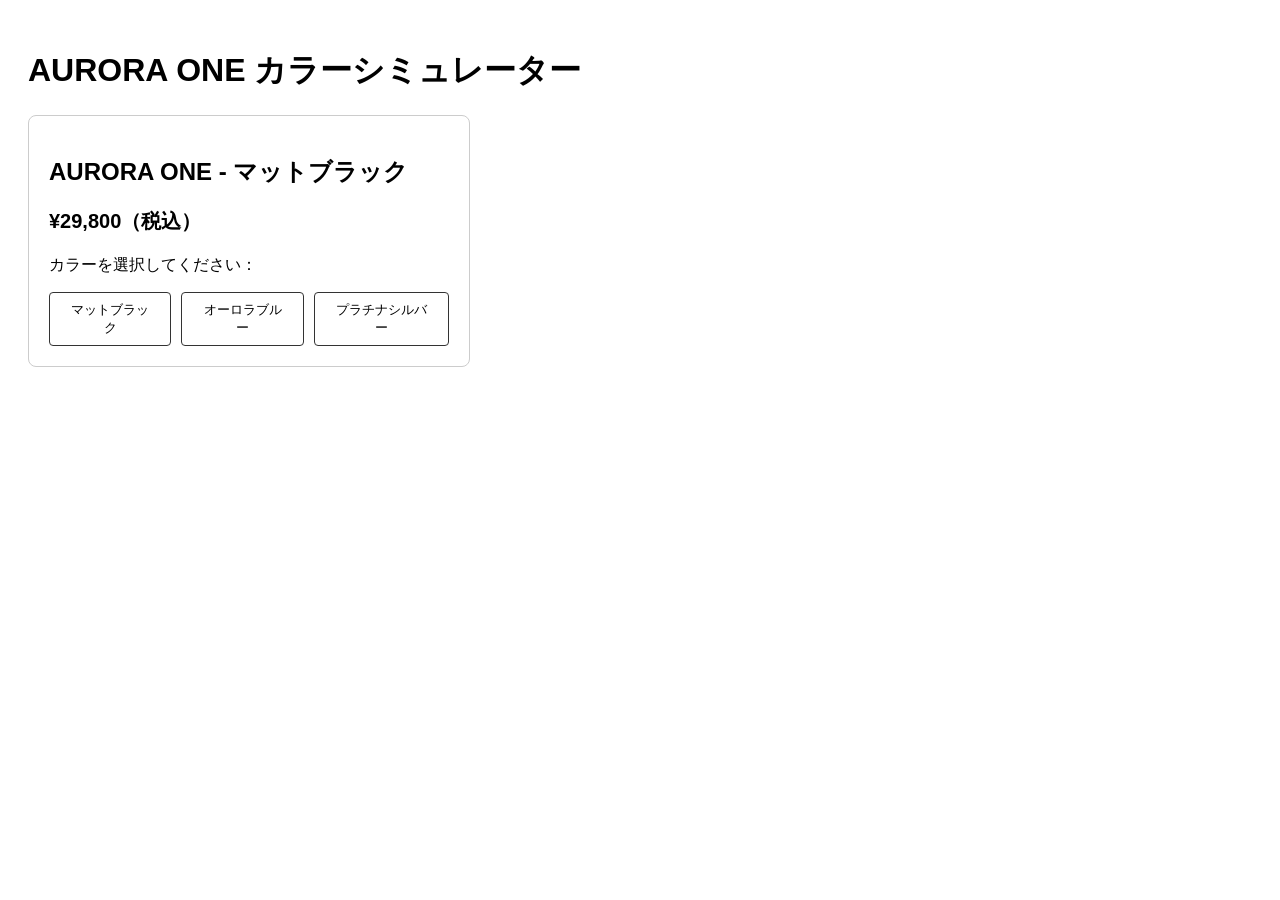
<file: 02/index.html>
<!DOCTYPE html>
<html lang="ja">
<head>
  <meta charset="UTF-8">
  <title>AURORA ONE - カラーシミュレーター</title>
  <script src="main.js" defer></script>
  <style>
    body { font-family: sans-serif; padding: 20px; }
    .simulator-box { border: 1px solid #ccc; padding: 20px; border-radius: 8px; max-width: 400px; }
    .btn-group { margin-top: 15px; display: flex; gap: 10px; }
    button { padding: 8px 16px; cursor: pointer; border: 1px solid #333; border-radius: 4px; background: #fff; }
  </style>
</head>
<body>
  <h1>AURORA ONE カラーシミュレーター</h1>

  <div class="simulator-box">
    <!-- 商品名・価格 -->
    <h2 id="product-name">AURORA ONE - マットブラック</h2>
    <p id="product-price" style="font-size: 20px; font-weight: bold;">¥29,800（税込）</p>

    <!-- カラー選択ボタン群 -->
    <p>カラーを選択してください：</p>
    <div class="btn-group">
      <button
        id="btn-black"
        data-name="マットブラック"
        data-price="￥29,800（税込）"
        data-color="#111"
      >マットブラック</button>
      <button
        id="btn-blue"
        data-name="オーロラブルー"
        data-price="￥32,800（限定価格・税込）"
        data-color="#00d2ff"
      >オーロラブルー</button>
      <button
        id="btn-silver"
        data-name="プラチナシルバー"
        data-price="￥29,800（税込）"
        data-color="#8a9ea7"
      >プラチナシルバー</button>
    </div>
  </div>
</body>
</html>
</file>
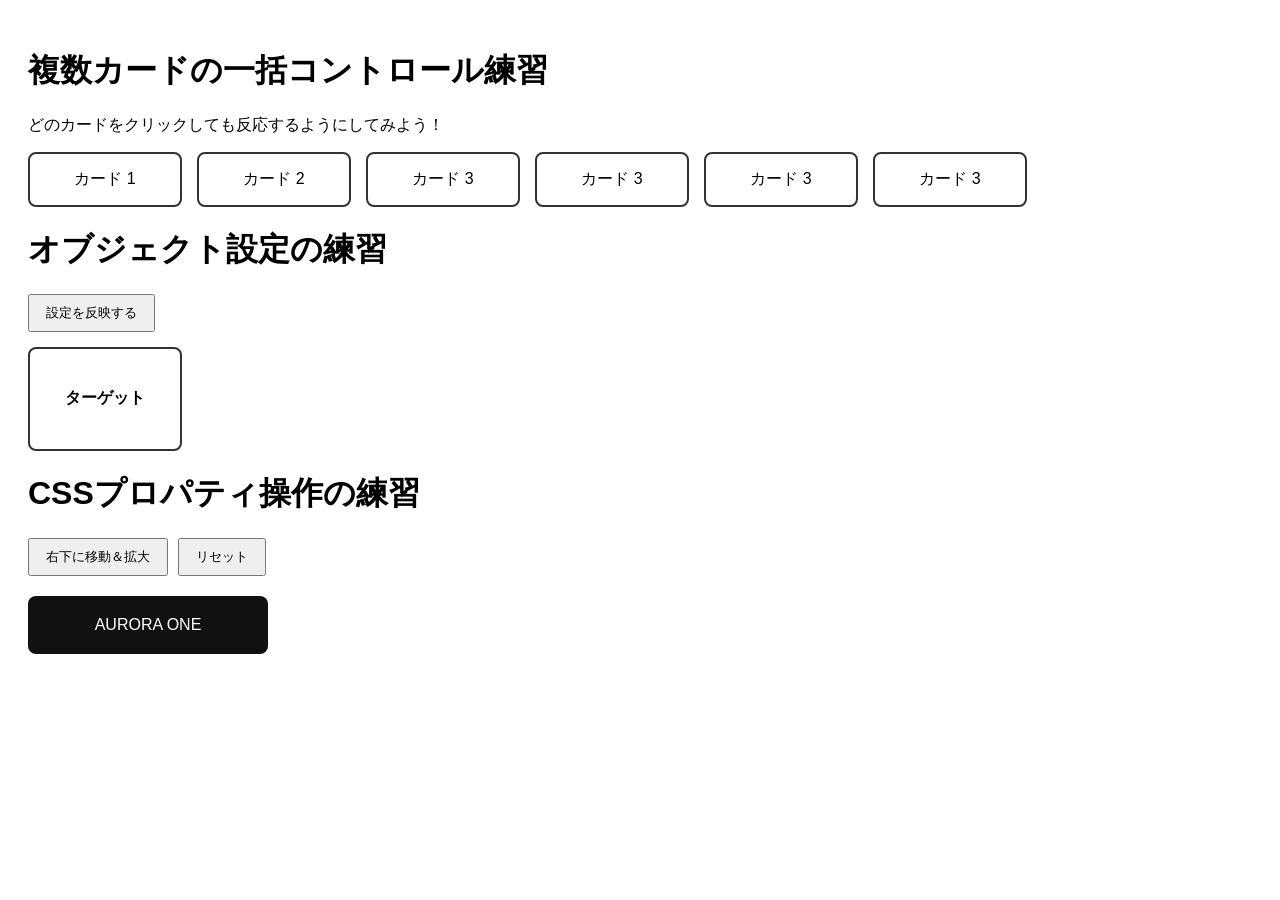
<file: 03/index.html>
<!DOCTYPE html>
<html lang="ja">
<head>
  <meta charset="UTF-8">
  <title>3-01: 複数要素の操作 (querySelectorAll & forEach)</title>
  <script src="main.js" defer></script>
  <style>
    body { font-family: sans-serif; padding: 20px; }
    .card-container { display: flex; gap: 15px; }
    /* 3つのカード共通のスタイル */
    .card {
      border: 2px solid #333;
      padding: 15px;
      border-radius: 8px;
      cursor: pointer;
      width: 120px;
      text-align: center;
      transition: background-color 0.3s;
    }

    .box {
      width: 150px;
      height: 100px;
      border: 2px solid #333;
      display: flex;
      align-items: center;
      justify-content: center;
      font-weight: bold;
      border-radius: 8px;
      margin-top: 15px;
    }

    /* アニメーション対象のカード */
    .animate-card {
      width: 200px;
      padding: 20px;
      background: #111;
      color: #fff;
      border-radius: 8px;
      text-align: center;
      /* 変化を滑らかにするCSSアニメーション設定 */
      /*transition: transform 0.5s ease, opacity 0.5s ease;*/
    }

    .btn-container { margin-bottom: 20px; display: flex; gap: 10px; }
    button { padding: 8px 16px; cursor: pointer; }
  </style>
</head>
<body>
  <h1>複数カードの一括コントロール練習</h1>
  <p>どのカードをクリックしても反応するようにしてみよう！</p>

  <div class="card-container">
    <!-- 同じ「card」クラスを持つ3つの要素 -->
    <div class="card">カード 1</div>
    <div class="card">カード 2</div>
    <div class="card">カード 3</div>
    <div class="card">カード 3</div>
    <div class="card">カード 3</div>
    <div class="card">カード 3</div>
  </div>

  <h1>オブジェクト設定の練習</h1>
  <button id="apply-btn">設定を反映する</button>

  <div id="target-box" class="box">ターゲット</div>

  <h1>CSSプロパティ操作の練習</h1>

  <div class="btn-container">
    <button id="move-btn">右下に移動＆拡大</button>
    <button id="reset-btn">リセット</button>
  </div>

  <div id="card" class="animate-card">
    AURORA ONE
  </div>
</body>
</html>
</file>
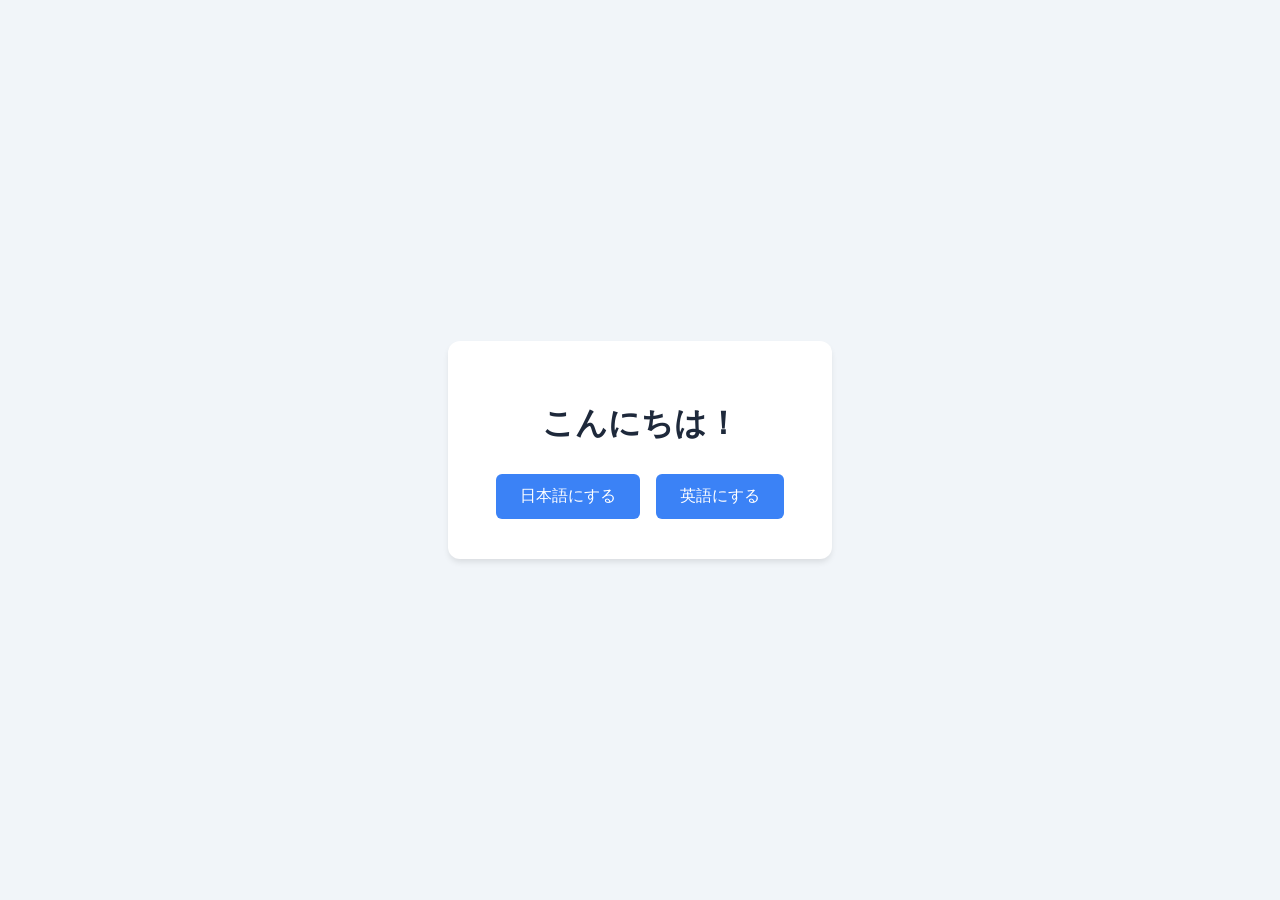
<file: challenge/01/index.html>
<!DOCTYPE html>
<html lang="ja">
<head>
  <meta charset="UTF-8">
  <meta name="viewport" content="width=device-width, initial-scale=1.0">
  <title>Step 1: DOM取得とテキスト書き換え</title>
  <link rel="stylesheet" href="style.css">
  <script src="main.js" defer></script>
</head>
<body>

  <div class="card">
    <!-- 変化させるメッセージ表示エリア -->
    <h1 id="message">こんにちは！</h1>

    <!-- 操作ボタン -->
    <div class="btn-group">
      <button id="btn-jp">日本語にする</button>
      <button id="btn-en">英語にする</button>
    </div>
  </div>

  <!-- <script src="main.js"></script> -->
</body>
</html>
</file>
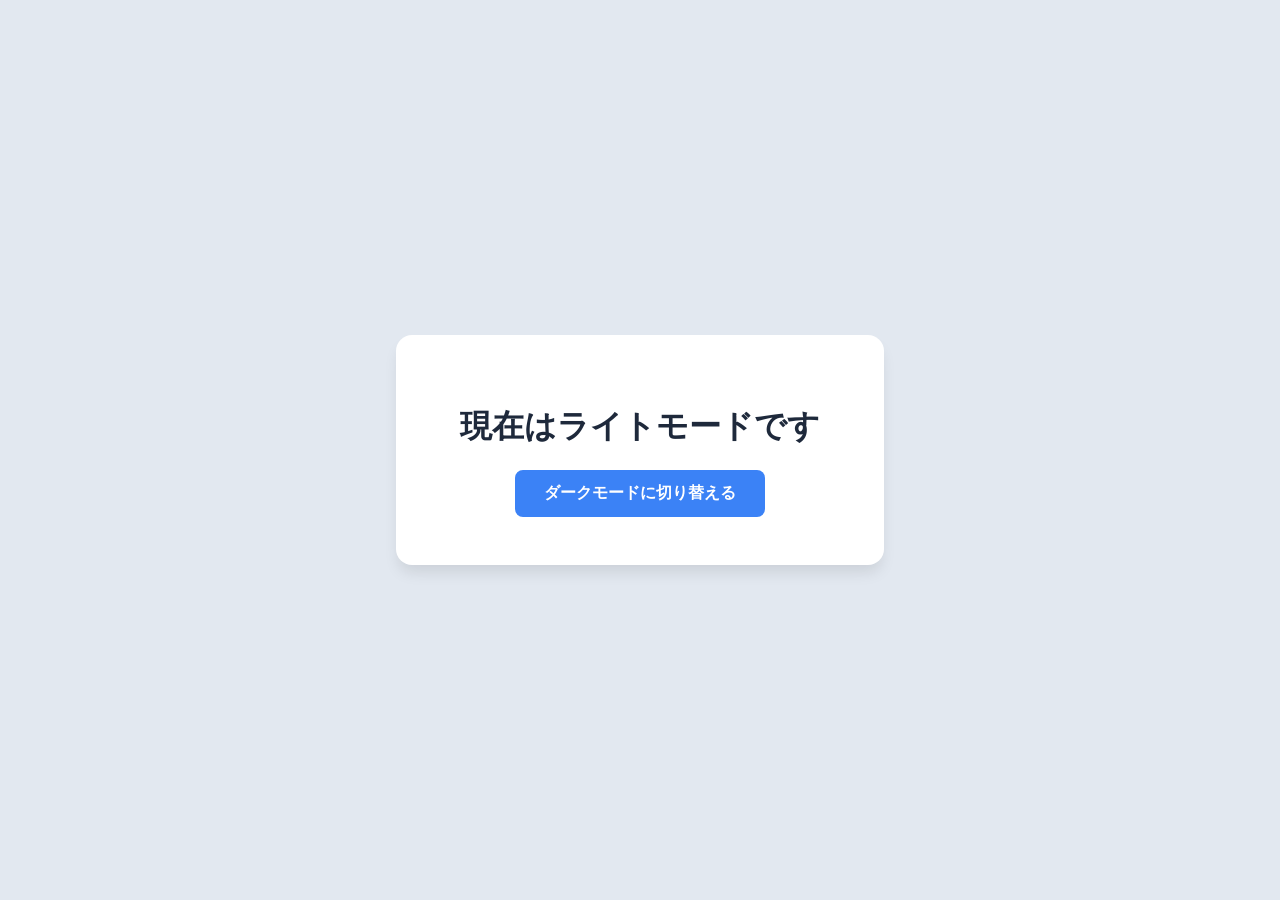
<file: challenge/02/index.html>
<!DOCTYPE html>
<html lang="ja">
<head>
  <meta charset="UTF-8">
  <meta name="viewport" content="width=device-width, initial-scale=1.0">
  <title>Step 2: クラス操作と条件分岐</title>
  <link rel="stylesheet" href="style.css">
  <script src="main.js" defer></script>
</head>
<body>

  <!-- カード要素（.is-dark クラスでダークモードに変化） -->
  <div class="card" id="card">
    <h1 id="status-text">現在はライトモードです</h1>
    <button id="toggle-btn">ダークモードに切り替える</button>
  </div>

</body>
</html>
</file>
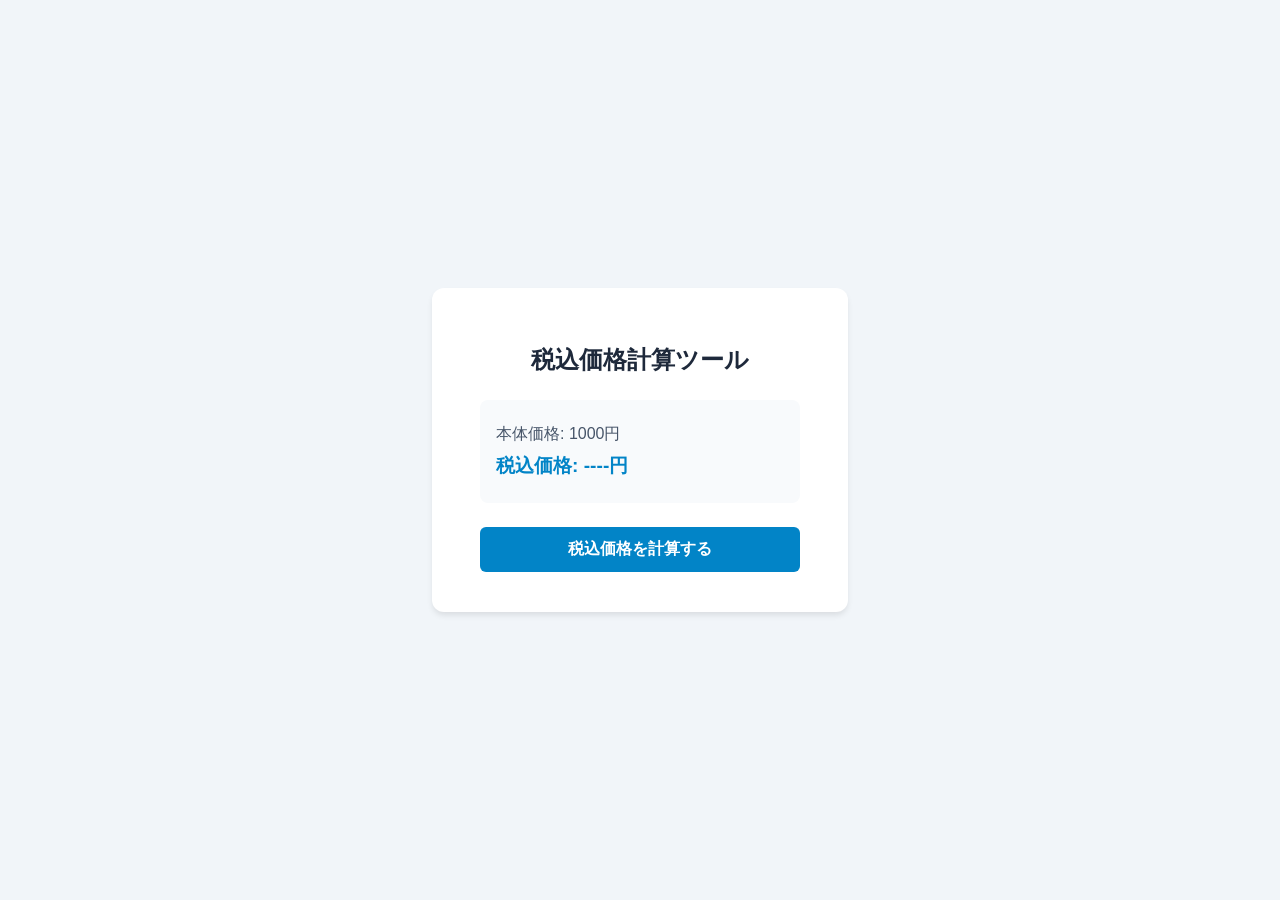
<file: challenge/03/index.html>
<!DOCTYPE html>
<html lang="ja">
<head>
  <meta charset="UTF-8">
  <meta name="viewport" content="width=device-width, initial-scale=1.0">
  <title>Step 3: 関数と引数・戻り値</title>
  <link rel="stylesheet" href="style.css">
  <script src="main.js" defer></script>
</head>
<body>

  <div class="card">
    <h1>税込価格計算ツール</h1>
    <div class="price-box">
      <p>本体価格: <span id="base-price">1000</span>円</p>
      <p class="tax-price">税込価格: <span id="tax-price">----</span>円</p>
    </div>
    <button id="calc-btn">税込価格を計算する</button>
  </div>

</body>
</html>
</file>
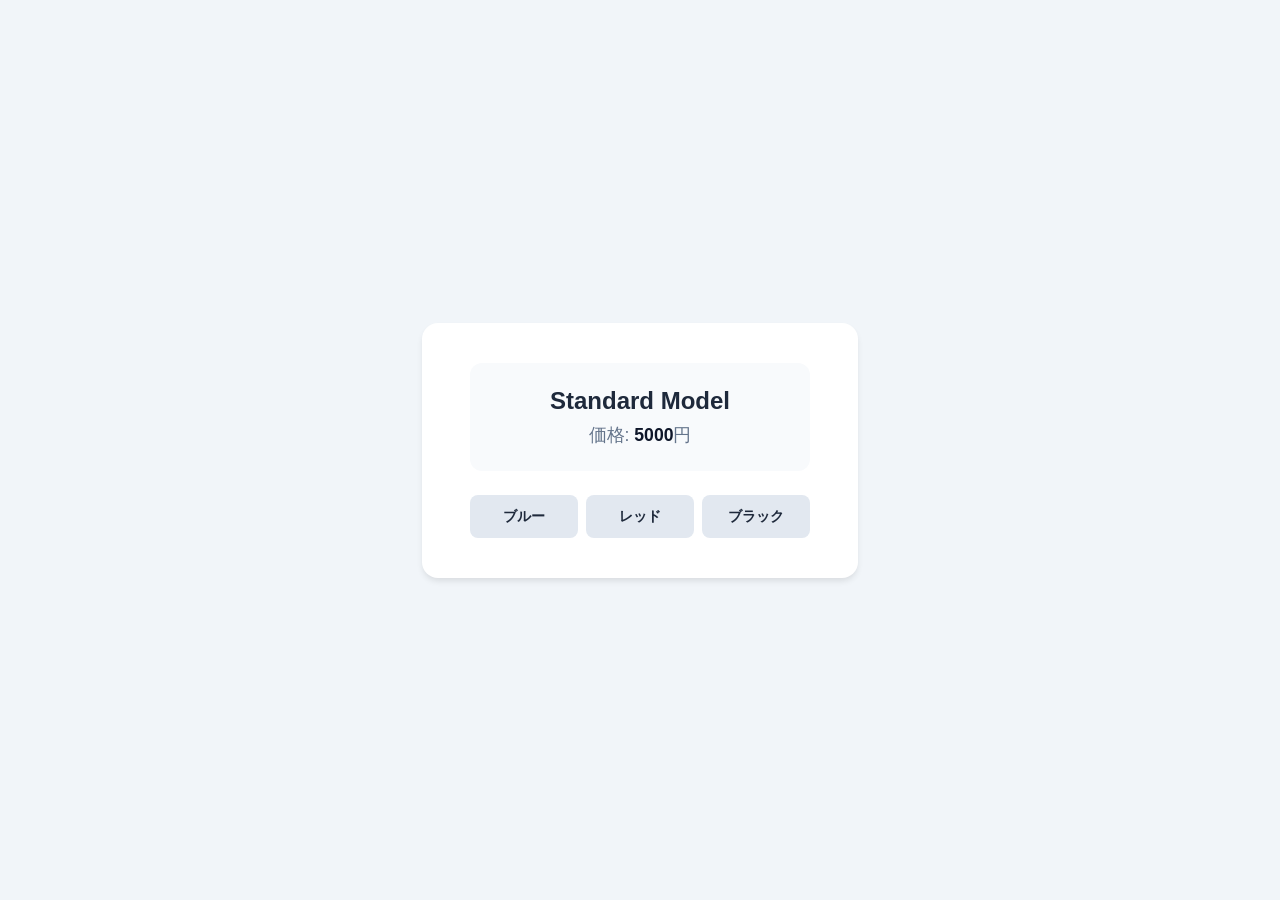
<file: challenge/04/index.html>
<!DOCTYPE html>
<html lang="ja">
<head>
  <meta charset="UTF-8">
  <meta name="viewport" content="width=device-width, initial-scale=1.0">
  <title>Step 4: data-* 属性と forEach 繰り返し処理</title>
  <link rel="stylesheet" href="style.css">
  <script src="main.js" defer></script>
</head>
<body>

  <div class="card">
    <div class="product-preview">
      <h1 id="product-name" style="color: #1e293b;">Standard Model</h1>
      <p class="price-label">価格: <span id="product-price">5000</span>円</p>
    </div>

    <!-- すべてのボタンに共通のクラス .color-btn と data-* 属性を設定 -->
    <div class="btn-group">
      <button class="color-btn" data-name="Blue Edition" data-price="6000" data-color="#2563eb">ブルー</button>
      <button class="color-btn" data-name="Red Edition" data-price="6500" data-color="#dc2626">レッド</button>
      <button class="color-btn" data-name="Black Edition" data-price="7000" data-color="#0f172a">ブラック</button>
    </div>
  </div>
  
</body>
</html>
</file>
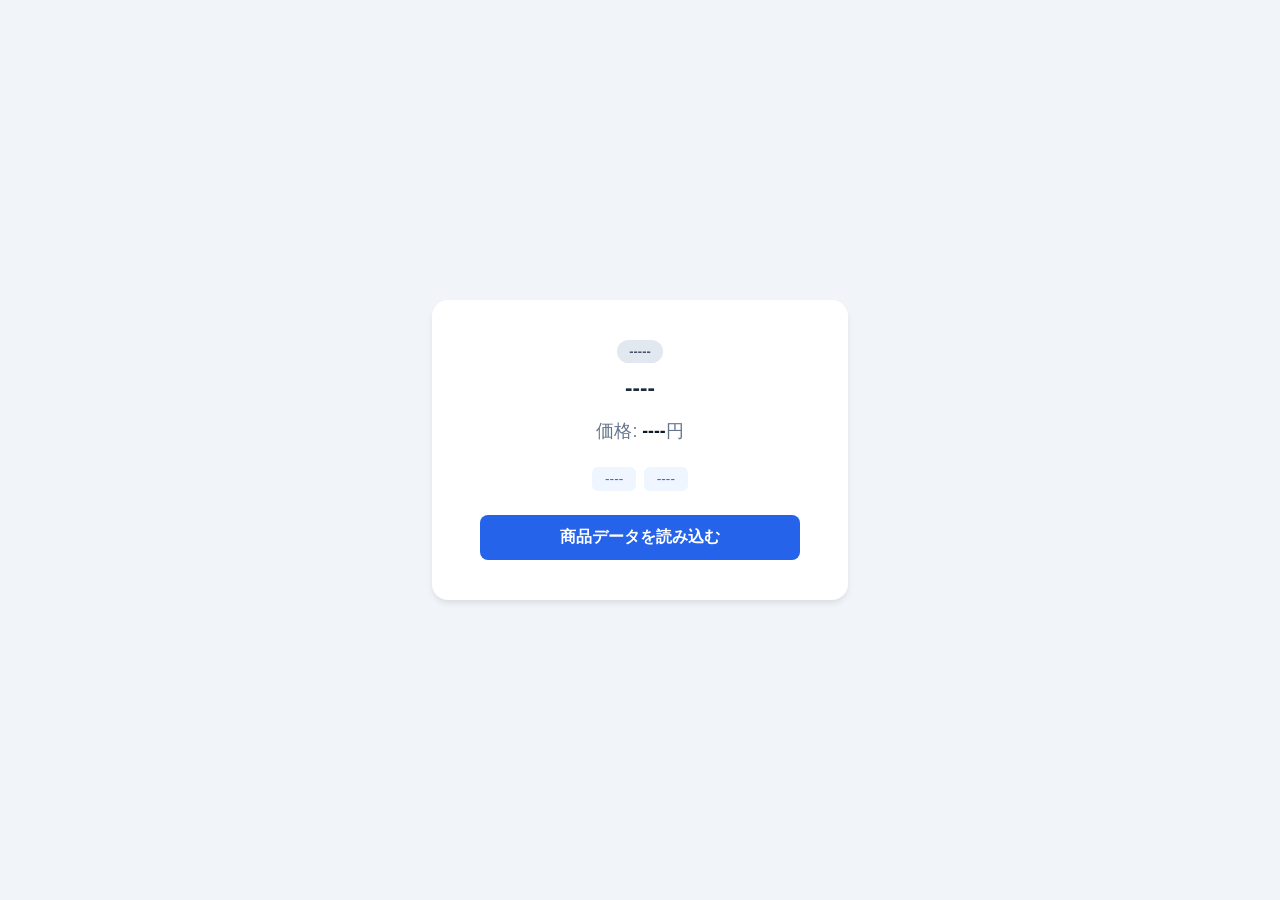
<file: challenge/05/index.html>
<!DOCTYPE html>
<html lang="ja">
<head>
  <meta charset="UTF-8">
  <meta name="viewport" content="width=device-width, initial-scale=1.0">
  <title>Step 5: オブジェクトと配列のデータ読み出し</title>
  <link rel="stylesheet" href="style.css">
  <script src="main.js" defer></script>
</head>
<body>

  <div class="card">
    <!-- データ読み込み前は初期表示 -->
    <div class="product-badge" id="product-badge">-----</div>
    <h1 id="product-title">----</h1>
    <p class="price">価格: <span id="product-price">----</span>円</p>
    
    <div class="tags">
      <span class="tag" id="tag-1">----</span>
      <span class="tag" id="tag-2">----</span>
    </div>

    <button id="load-btn">商品データを読み込む</button>
  </div>
  
</body>
</html>
</file>
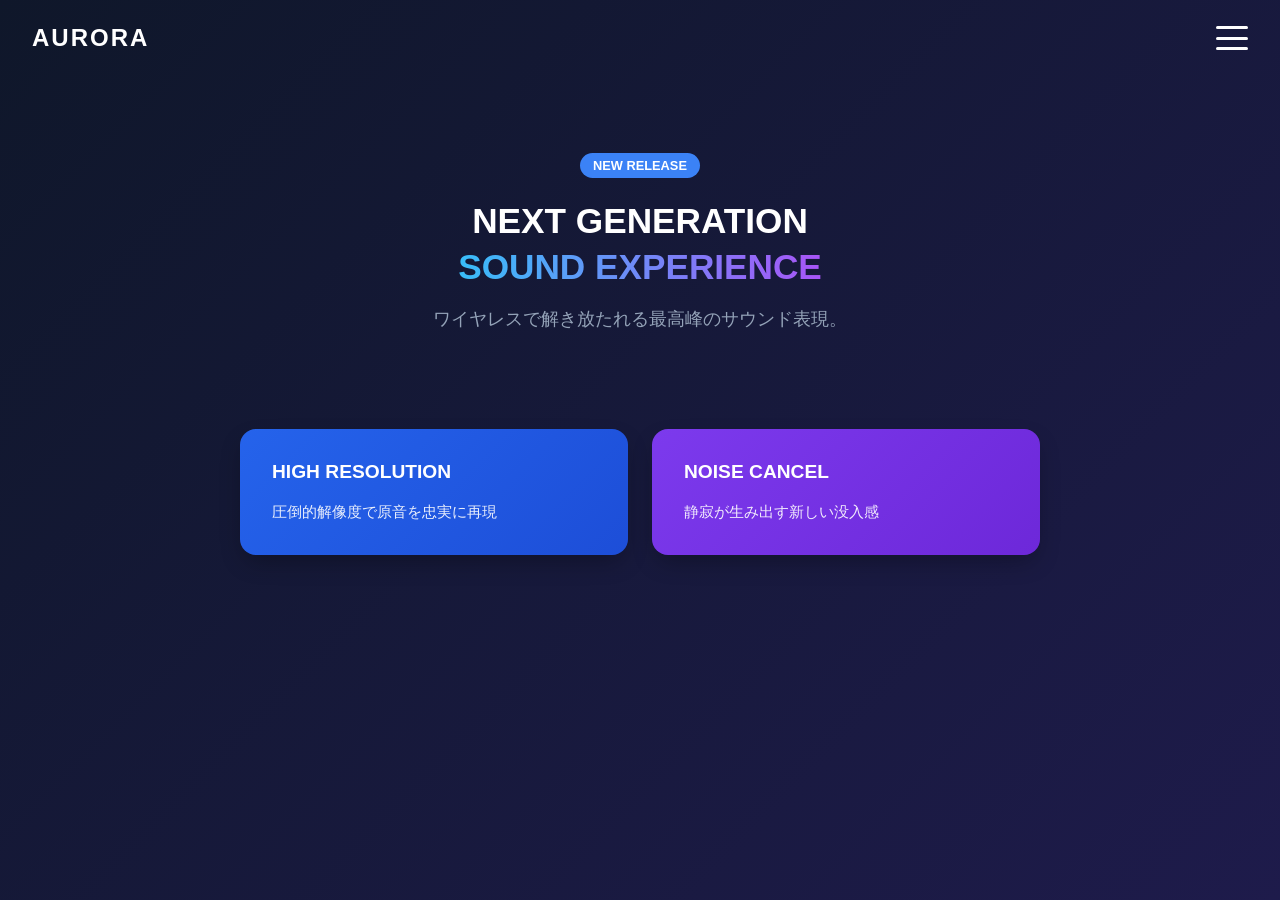
<file: challenge/06/index.html>
<!DOCTYPE html>
<html lang="ja">
<head>
  <meta charset="UTF-8">
  <meta name="viewport" content="width=device-width, initial-scale=1.0">
  <title>Step 6: 総合演習 ハンバーガーメニュー</title>
  <link rel="stylesheet" href="style.css">
</head>
<body>

  <!-- ヘッダーエリア -->
  <header class="header">
    <div class="logo">AURORA</div>

    <!-- ハンバーガーボタン -->
    <button class="hamburger-btn" id="hamburger-btn" aria-label="メニューを開く">
      <span></span>
      <span></span>
      <span></span>
    </button>
  </header>

  <!-- 背景ダミーコンテンツ（すりガラス・コントラスト確認用） -->
  <main class="content">
    <section class="hero">
      <span class="badge">NEW RELEASE</span>
      <h1>NEXT GENERATION<br><span class="gradient-text">SOUND EXPERIENCE</span></h1>
      <p>ワイヤレスで解き放たれる最高峰のサウンド表現。</p>
    </section>

    <!-- カラフルな背景カード（すりガラスの透け感確認用） -->
    <section class="cards">
      <div class="card card-blue">
        <h3>HIGH RESOLUTION</h3>
        <p>圧倒的解像度で原音を忠実に再現</p>
      </div>
      <div class="card card-purple">
        <h3>NOISE CANCEL</h3>
        <p>静寂が生み出す新しい没入感</p>
      </div>
    </section>
  </main>

  <!-- 全画面半透明オーバーレイナビゲーション -->
  <nav class="nav-menu" id="nav-menu">
    <ul class="nav-list">
      <li class="nav-item"><a href="#">TOP / ホーム</a></li>
      <li class="nav-item"><a href="#">ABOUT / 概要</a></li>
      <li class="nav-item"><a href="#">PRODUCTS / 製品一覧</a></li>
      <li class="nav-item"><a href="#">CONTACT / お問い合わせ</a></li>
    </ul>
  </nav>

  <script src="main.js"></script>
</body>
</html>
</file>
<file: challenge/01/style.css>
body {
  font-family: sans-serif;
  background-color: #f1f5f9;
  display: flex;
  justify-content: center;
  align-items: center;
  min-height: 100vh;
  margin: 0;
}

.card {
  background: #ffffff;
  padding: 2.5rem 3rem;
  border-radius: 12px;
  box-shadow: 0 4px 6px -1px rgba(0, 0, 0, 0.1);
  text-align: center;
}

#message {
  font-size: 2rem;
  color: #1e293b;
  margin-bottom: 1.5rem;
  min-height: 3rem;
}

.btn-group {
  display: flex;
  gap: 1rem;
  justify-content: center;
}

button {
  padding: 0.75rem 1.5rem;
  font-size: 1rem;
  border: none;
  border-radius: 6px;
  background-color: #3b82f6;
  color: #ffffff;
  cursor: pointer;
  transition: background-color 0.2s;
}

button:hover {
  background-color: #2563eb;
}
</file>
<file: challenge/02/style.css>
body {
  font-family: sans-serif;
  background-color: #e2e8f0;
  display: flex;
  justify-content: center;
  align-items: center;
  min-height: 100vh;
  margin: 0;
  transition: background-color 0.3s;
}

.card {
  background-color: #ffffff;
  color: #1e293b;
  padding: 3rem 4rem;
  border-radius: 16px;
  box-shadow: 0 10px 15px -3px rgba(0, 0, 0, 0.1);
  text-align: center;
  transition: background-color 0.3s, color 0.3s;
}

/* ダークモード時のスタイル */
.card.is-dark {
  background-color: #0f172a;
  color: #f8fafc;
}

button {
  padding: 0.8rem 1.8rem;
  font-size: 1rem;
  font-weight: bold;
  border: none;
  border-radius: 8px;
  background-color: #3b82f6;
  color: #ffffff;
  cursor: pointer;
  transition: background-color 0.2s, transform 0.1s;
}

button:hover {
  background-color: #2563eb;
}

/* ダークモード時のボタン色変化 */
.card.is-dark button {
  background-color: #f59e0b;
  color: #0f172a;
}

.card.is-dark button:hover {
  background-color: #d97706;
}
</file>
<file: challenge/03/style.css>
body {
  font-family: sans-serif;
  background-color: #f1f5f9;
  display: flex;
  justify-content: center;
  align-items: center;
  min-height: 100vh;
  margin: 0;
}

.card {
  background: #ffffff;
  padding: 2.5rem 3rem;
  border-radius: 12px;
  box-shadow: 0 4px 6px -1px rgba(0, 0, 0, 0.1);
  text-align: center;
  width: 320px;
}

h1 {
  font-size: 1.5rem;
  color: #1e293b;
  margin-bottom: 1.5rem;
}

.price-box {
  background-color: #f8fafc;
  padding: 1rem;
  border-radius: 8px;
  margin-bottom: 1.5rem;
  text-align: left;
}

.price-box p {
  margin: 0.5rem 0;
  font-size: 1rem;
  color: #475569;
}

.tax-price {
  font-weight: bold;
  color: #0284c7 !important;
  font-size: 1.2rem !important;
}

button {
  width: 100%;
  padding: 0.75rem;
  font-size: 1rem;
  font-weight: bold;
  border: none;
  border-radius: 6px;
  background-color: #0284c7;
  color: #ffffff;
  cursor: pointer;
  transition: background-color 0.2s;
}

button:hover {
  background-color: #0369a1;
}
</file>
<file: challenge/04/style.css>
body {
  font-family: sans-serif;
  background-color: #f1f5f9;
  display: flex;
  justify-content: center;
  align-items: center;
  min-height: 100vh;
  margin: 0;
}

.card {
  background: #ffffff;
  padding: 2.5rem 3rem;
  border-radius: 16px;
  box-shadow: 0 4px 6px -1px rgba(0, 0, 0, 0.1);
  text-align: center;
  width: 340px;
}

.product-preview {
  background-color: #f8fafc;
  padding: 1.5rem;
  border-radius: 12px;
  margin-bottom: 1.5rem;
}

#product-name {
  font-size: 1.5rem;
  margin: 0 0 0.5rem 0;
  transition: color 0.3s;
}

.price-label {
  font-size: 1.1rem;
  color: #64748b;
  margin: 0;
}

#product-price {
  font-weight: bold;
  color: #0f172a;
}

.btn-group {
  display: flex;
  gap: 0.5rem;
  justify-content: center;
}

button {
  flex: 1;
  padding: 0.75rem 0.5rem;
  font-size: 0.9rem;
  font-weight: bold;
  border: none;
  border-radius: 8px;
  background-color: #e2e8f0;
  color: #1e293b;
  cursor: pointer;
  transition: background-color 0.2s, color 0.2s;
}

button:hover {
  background-color: #cbd5e1;
}
</file>
<file: challenge/05/style.css>
body {
  font-family: sans-serif;
  background-color: #f1f5f9;
  display: flex;
  justify-content: center;
  align-items: center;
  min-height: 100vh;
  margin: 0;
}

.card {
  background: #ffffff;
  padding: 2.5rem 3rem;
  border-radius: 16px;
  box-shadow: 0 4px 6px -1px rgba(0, 0, 0, 0.1);
  text-align: center;
  width: 320px;
}

.product-badge {
  display: inline-block;
  background-color: #e2e8f0;
  color: #475569;
  font-size: 0.8rem;
  font-weight: bold;
  padding: 0.25rem 0.75rem;
  border-radius: 20px;
  margin-bottom: 0.75rem;
}

#product-title {
  font-size: 1.4rem;
  color: #1e293b;
  margin: 0 0 0.5rem 0;
}

.price {
  font-size: 1.1rem;
  color: #64748b;
  margin-bottom: 1.5rem;
}

#product-price {
  font-weight: bold;
  color: #0f172a;
}

.tags {
  display: flex;
  gap: 0.5rem;
  justify-content: center;
  margin-bottom: 1.5rem;
}

.tag {
  background-color: #eff6ff;
  color: #2563eb;
  font-size: 0.85rem;
  padding: 0.3rem 0.8rem;
  border-radius: 6px;
  font-weight: 500;
}

button {
  width: 100%;
  padding: 0.75rem;
  font-size: 1rem;
  font-weight: bold;
  border: none;
  border-radius: 8px;
  background-color: #2563eb;
  color: #ffffff;
  cursor: pointer;
  transition: background-color 0.2s;
}

button:hover {
  background-color: #1d4ed8;
}
</file>
<file: challenge/06/style.css>
body {
  font-family: sans-serif;
  margin: 0;
  background: linear-gradient(135deg, #0f172a 0%, #1e1b4b 100%);
  color: #ffffff;
  min-height: 100vh;
  overflow-x: hidden;
}

/* ヘッダー */
.header {
  display: flex;
  justify-content: space-between;
  align-items: center;
  padding: 1.5rem 2rem;
  position: relative;
  z-index: 100;
}

.logo {
  font-size: 1.5rem;
  font-weight: bold;
  letter-spacing: 2px;
}

/* ハンバーガーボタン */
.hamburger-btn {
  background: none;
  border: none;
  cursor: pointer;
  width: 32px;
  height: 24px;
  position: relative;
  display: flex;
  flex-direction: column;
  justify-content: space-between;
  padding: 0;
}

.hamburger-btn span {
  display: block;
  width: 100%;
  height: 3px;
  background-color: #ffffff;
  border-radius: 2px;
  transition: transform 0.3s, opacity 0.3s;
}

/* ボタン活性化（is-active）時の × 印アニメーション */
.hamburger-btn.is-active span:nth-child(1) {
  transform: translateY(10.5px) rotate(45deg);
}

.hamburger-btn.is-active span:nth-child(2) {
  opacity: 0;
}

.hamburger-btn.is-active span:nth-child(3) {
  transform: translateY(-10.5px) rotate(-45deg);
}

/* メインコンテンツ（ダミー表示用） */
.content {
  padding: 2rem;
  max-width: 800px;
  margin: 0 auto;
}

.hero {
  text-align: center;
  padding: 3rem 0;
}

.badge {
  background: #3b82f6;
  color: #fff;
  font-size: 0.8rem;
  font-weight: bold;
  padding: 0.3rem 0.8rem;
  border-radius: 20px;
}

.hero h1 {
  font-size: 2.2rem;
  margin: 1.5rem 0 1rem;
  line-height: 1.3;
}

.gradient-text {
  background: linear-gradient(90deg, #38bdf8, #a855f7);
  -webkit-background-clip: text;
  -webkit-text-fill-color: transparent;
}

.hero p {
  color: #94a3b8;
  font-size: 1.1rem;
}

.cards {
  display: grid;
  grid-template-columns: 1fr 1fr;
  gap: 1.5rem;
  margin-top: 2rem;
}

.card {
  padding: 2rem;
  border-radius: 16px;
  box-shadow: 0 10px 25px -5px rgba(0, 0, 0, 0.3);
}

.card-blue {
  background: linear-gradient(135deg, #2563eb, #1d4ed8);
}

.card-purple {
  background: linear-gradient(135deg, #7c3aed, #6d28d9);
}

.card h3 {
  margin-top: 0;
  font-size: 1.2rem;
}

.card p {
  margin-bottom: 0;
  opacity: 0.9;
  font-size: 0.95rem;
}

/* 全画面半透明ナビゲーションオーバーレイ */
.nav-menu {
  position: fixed;
  top: 0;
  left: 0;
  width: 100vw;
  height: 100vh;
  background: rgba(15, 23, 42, 0.65); /* 💡 背景がしっかり浮き出る半透明ダーク */
  backdrop-filter: blur(16px);         /* 💡 強めのすりガラス効果 */
  -webkit-backdrop-filter: blur(16px);
  display: none;
  justify-content: center;
  align-items: center;
  z-index: 90;
}

.nav-menu.is-active {
  display: flex;
}

.nav-list {
  list-style: none;
  padding: 0;
  margin: 0;
  text-align: center;
}

.nav-item {
  margin: 1.8rem 0;
}

.nav-item a {
  color: #ffffff;
  text-decoration: none;
  font-size: 1.5rem;
  font-weight: bold;
  letter-spacing: 1px;
  transition: color 0.2s;
}

.nav-item a:hover {
  color: #38bdf8;
}
</file>
